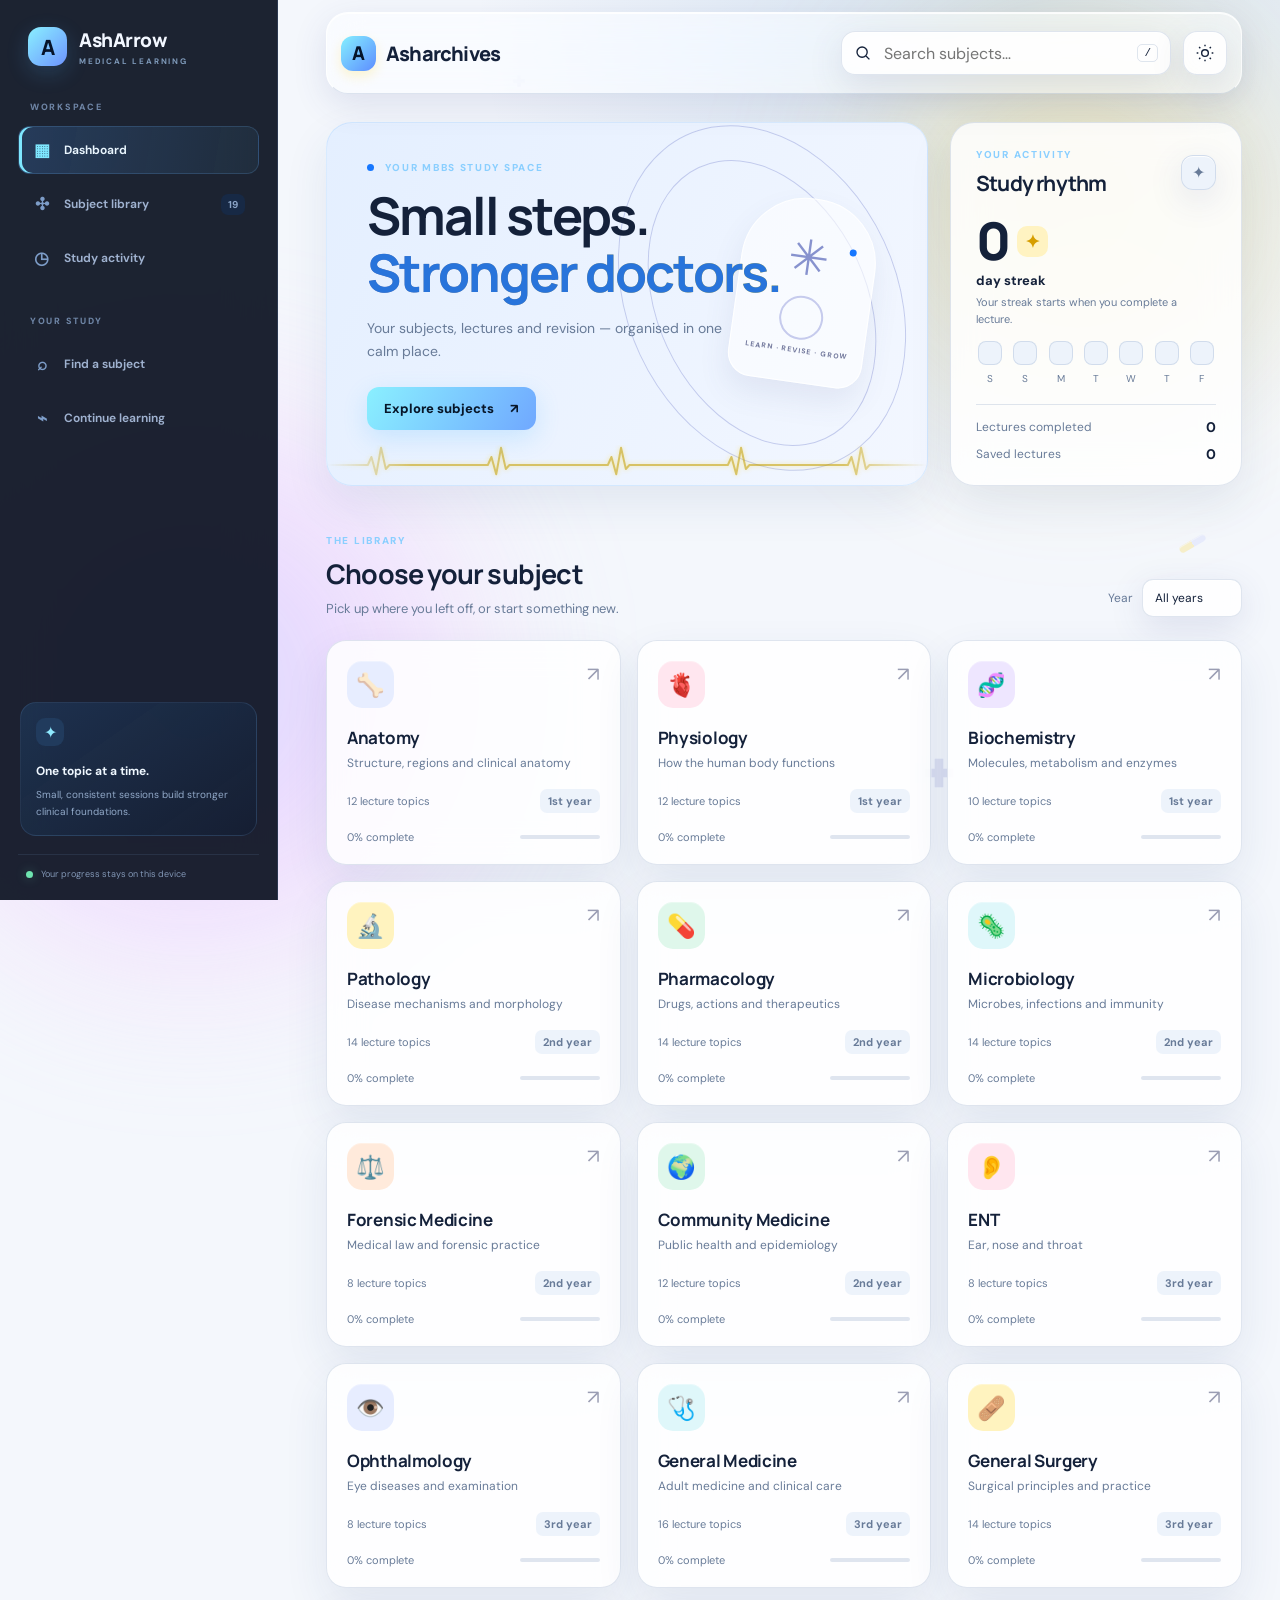
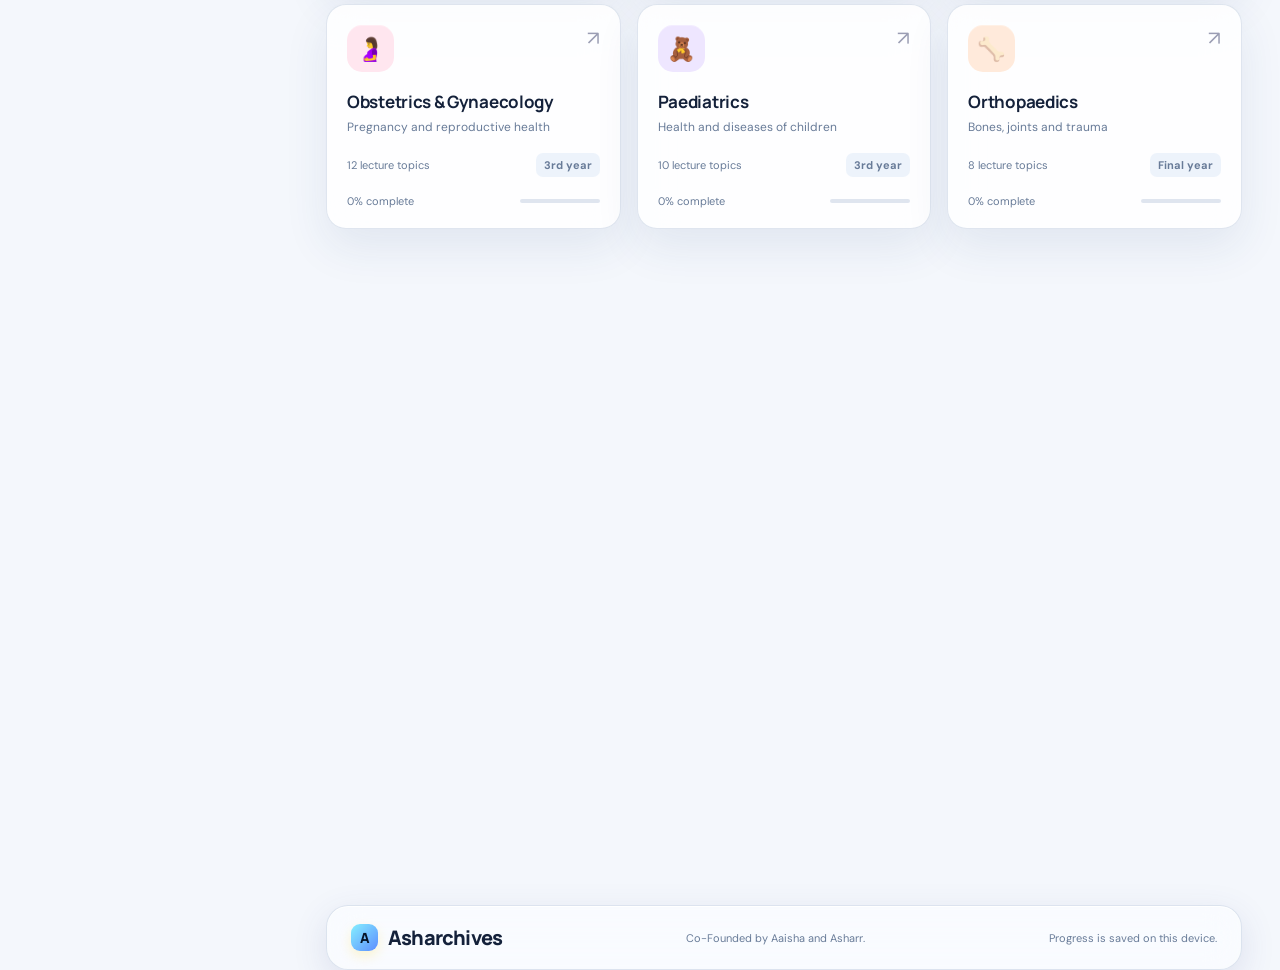
<file: index.html>
<!DOCTYPE html>
<html lang="en">
<head>
  <meta charset="UTF-8">
  <meta name="viewport" content="width=device-width, initial-scale=1">
  <meta name="theme-color" content="#f4f5fb">
  <title>Asharchives — Your MBBS learning space</title>
  <link rel="preconnect" href="https://fonts.googleapis.com">
  <link rel="preconnect" href="https://fonts.gstatic.com" crossorigin>
  <link href="https://fonts.googleapis.com/css2?family=DM+Sans:wght@400;500;600;700&family=Manrope:wght@400;500;600;700;800&display=swap" rel="stylesheet">
  <link rel="stylesheet" href="styles.css">
  <link rel="stylesheet" href="glass.css">
  <link rel="stylesheet" href="aa-theme.css">
  <script src="app.js" defer></script>
  <script src="glass.js" defer></script>
  <script src="asharrow-ui.js" defer></script>
</head>
<body>
  <div class="app-shell">
    <header class="topbar">
      <a class="brand" href="index.html" aria-label="Asharchives home">
        <span class="brand-mark">A</span><span>Asharchives</span>
      </a>
      <div class="topbar-actions">
        <label class="searchbox" aria-label="Search subjects">
          <svg viewBox="0 0 24 24" aria-hidden="true"><circle cx="10.8" cy="10.8" r="6.8"></circle><path d="m16 16 4.5 4.5"></path></svg>
          <input id="subjectSearch" type="search" placeholder="Search subjects…" autocomplete="off">
          <kbd>/</kbd>
        </label>
        <button class="icon-button theme-toggle" id="themeToggle" type="button" aria-label="Switch color theme" title="Switch light/dark mode">
          <svg class="sun-icon" viewBox="0 0 24 24" aria-hidden="true"><circle cx="12" cy="12" r="4"></circle><path d="M12 2v2m0 16v2M4.93 4.93l1.42 1.42m11.3 11.3 1.42 1.42M2 12h2m16 0h2M4.93 19.07l1.42-1.42m11.3-11.3 1.42-1.42"></path></svg>
          <svg class="moon-icon" viewBox="0 0 24 24" aria-hidden="true"><path d="M20.3 15.4A8.5 8.5 0 0 1 8.6 3.7 8.6 8.6 0 1 0 20.3 15.4Z"></path></svg>
        </button>
      </div>
    </header>

    <main>
      <section class="welcome-grid">
        <div class="hero-card">
          <div class="eyebrow"><span class="eyebrow-dot"></span> YOUR MBBS STUDY SPACE</div>
          <h1>Small steps.<br><span>Stronger doctors.</span></h1>
          <p class="hero-copy">Your subjects, lectures and revision — organised in one calm place.</p>
          <a class="primary-button" href="#subjects">Explore subjects <span aria-hidden="true">↗</span></a>
          <div class="hero-decoration" aria-hidden="true">
            <div class="orbit orbit-one"></div><div class="orbit orbit-two"></div>
            <div class="anatomy-card"><span class="anatomy-spark">✳</span><span class="anatomy-line"></span><span class="anatomy-dot"></span><span class="anatomy-label">LEARN · REVISE · GROW</span></div>
          </div>
          <div class="ecg" data-ecg aria-hidden="true"></div>
        </div>
        <aside class="daily-card">
          <div class="card-heading">
            <div><p class="eyebrow muted-eyebrow">YOUR ACTIVITY</p><h2>Study rhythm</h2></div>
            <span class="mini-icon">✦</span>
          </div>
          <div class="streak-number"><span id="streakCount">0</span><span class="streak-flame">✦</span></div>
          <p class="streak-caption">day streak</p>
          <p class="small-muted" id="streakMessage">Your streak starts when you complete a lecture.</p>
          <div class="week-row" id="weekRow" aria-label="Activity over the last seven days"></div>
          <div class="activity-divider"></div>
          <div class="activity-stat"><span>Lectures completed</span><strong id="completedCount">0</strong></div>
          <div class="activity-stat"><span>Saved lectures</span><strong id="savedCount">0</strong></div>
        </aside>
      </section>

      <section class="section-block" id="subjects">
        <div class="section-heading">
          <div><p class="eyebrow muted-eyebrow">THE LIBRARY</p><h2>Choose your subject</h2><p class="section-subtitle">Pick up where you left off, or start something new.</p></div>
          <label class="year-select-wrap"><span>Year</span><select id="yearFilter" aria-label="Filter subjects by MBBS year"><option value="all">All years</option><option value="1">1st year</option><option value="2">2nd year</option><option value="3">3rd year</option><option value="4">Final year</option></select></label>
        </div>
        <div class="subject-grid" id="subjectGrid">
          <div class="loading-card">Loading subjects…</div>
        </div>
        <p class="empty-state" id="emptyState" hidden>No subjects match your search. Try another name or year.</p>
      </section>

      <section class="educator-banner">
        <div class="educator-icon" aria-hidden="true">✎</div>
        <div><p class="eyebrow">BUILT FOR MEDICAL LEARNING</p><h2>One topic at a time.</h2><p>Use the lecture space to watch, save, take notes and track what you finish.</p></div>
        <a href="lecture.html?subject=pathology" class="text-link">Open a sample course <span>→</span></a>
      </section>
    </main>
    <footer class="footer"><a class="brand footer-brand" href="index.html"><span class="brand-mark">A</span><span>Asharchives</span></a><span>Co-Founded by Aaisha and Asharr.</span><span class="footer-note">Progress is saved on this device.</span></footer>
  </div>
</body>
</html>
</file>
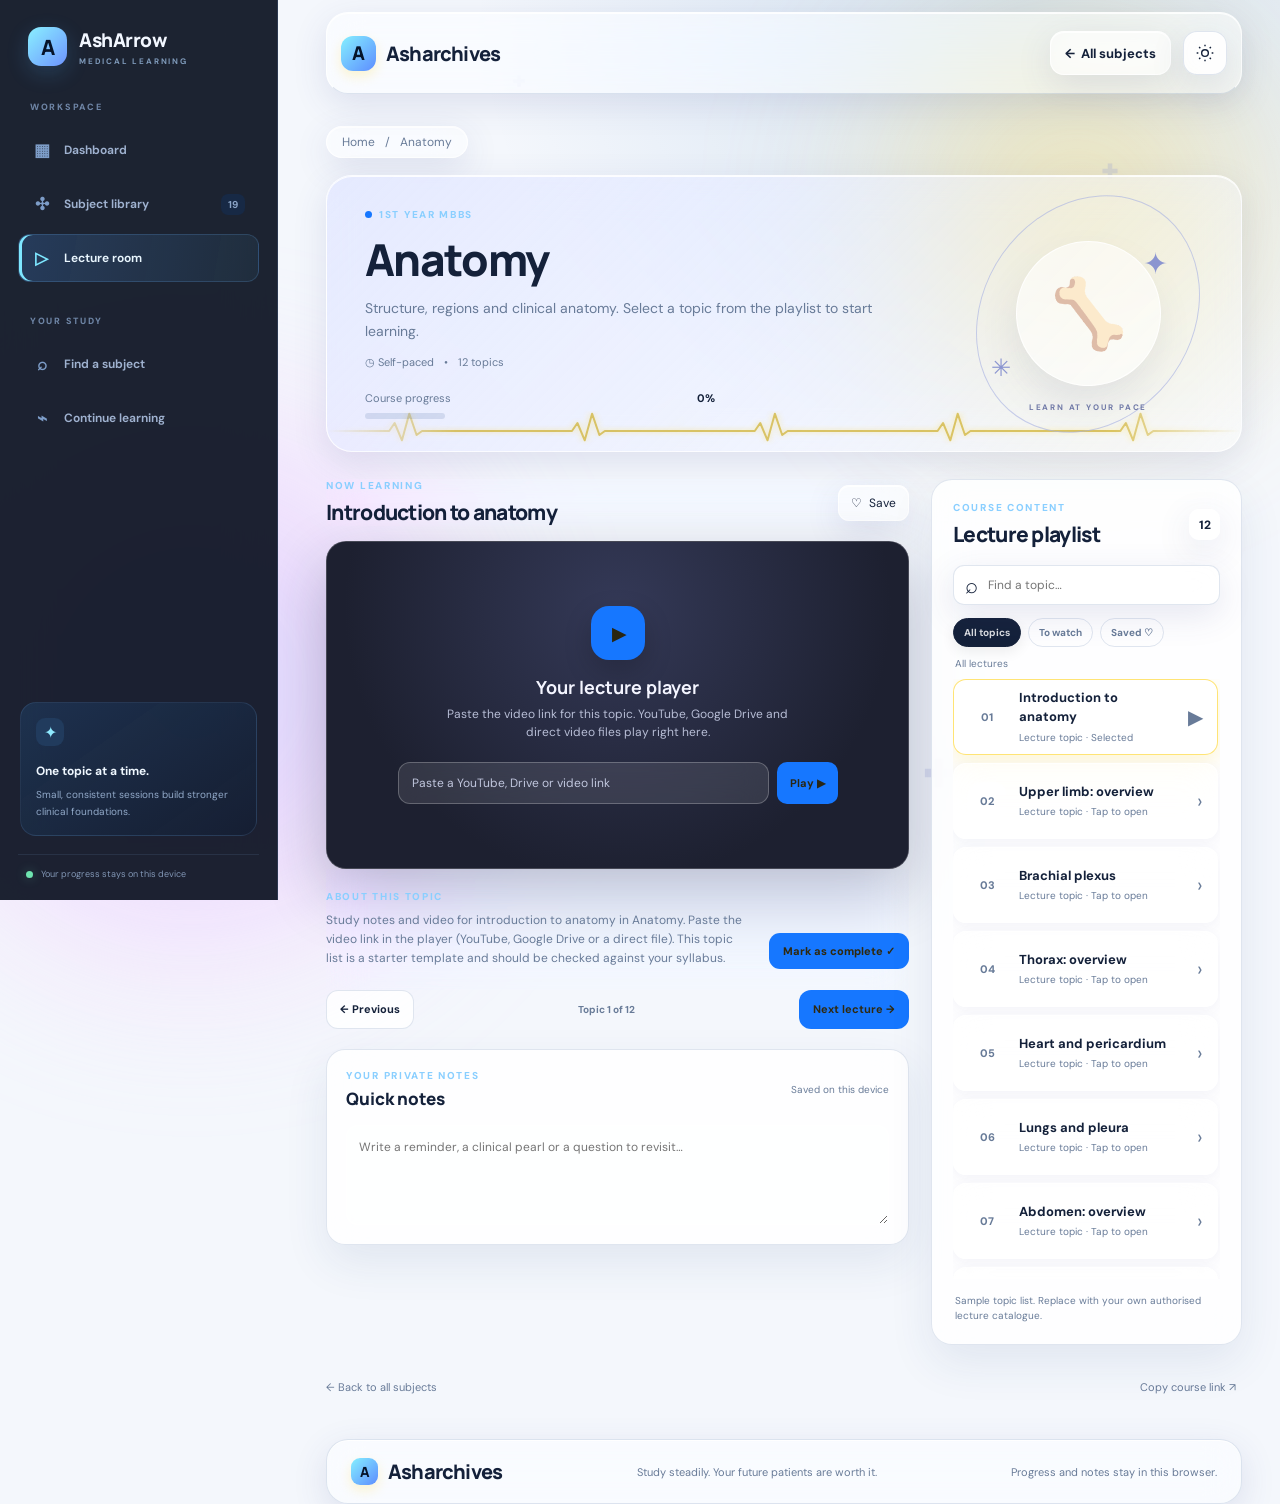
<file: lecture.html>
<!DOCTYPE html>
<html lang="en">
<head>
  <meta charset="UTF-8">
  <meta name="viewport" content="width=device-width, initial-scale=1">
  <meta name="theme-color" content="#f4f5fb">
  <title>Course — Asharchives</title>
  <link rel="preconnect" href="https://fonts.googleapis.com">
  <link rel="preconnect" href="https://fonts.gstatic.com" crossorigin>
  <link href="https://fonts.googleapis.com/css2?family=DM+Sans:wght@400;500;600;700&family=Manrope:wght@400;500;600;700;800&display=swap" rel="stylesheet">
  <link rel="stylesheet" href="lecture.css">
  <link rel="stylesheet" href="glass.css">
  <link rel="stylesheet" href="aa-theme.css">
  <script src="videos.js" defer></script>
  <script src="lecture.js" defer></script>
  <script src="glass.js" defer></script>
  <script src="asharrow-ui.js" defer></script>
</head>
<body>
  <div class="app-shell">
    <header class="topbar">
      <a class="brand" href="index.html"><span class="brand-mark">A</span><span>Asharchives</span></a>
      <div class="topbar-actions">
        <a class="back-link" href="index.html">← <span>All subjects</span></a>
        <button class="icon-button theme-toggle" id="themeToggle" type="button" aria-label="Switch color theme" title="Switch light/dark mode">
          <svg class="sun-icon" viewBox="0 0 24 24" aria-hidden="true"><circle cx="12" cy="12" r="4"></circle><path d="M12 2v2m0 16v2M4.93 4.93l1.42 1.42m11.3 11.3 1.42 1.42M2 12h2m16 0h2M4.93 19.07l1.42-1.42m11.3-11.3 1.42-1.42"></path></svg>
          <svg class="moon-icon" viewBox="0 0 24 24" aria-hidden="true"><path d="M20.3 15.4A8.5 8.5 0 0 1 8.6 3.7 8.6 8.6 0 1 0 20.3 15.4Z"></path></svg>
        </button>
      </div>
    </header>

    <main>
      <nav class="breadcrumbs"><a href="index.html">Home</a><span>/</span><span id="breadcrumbSubject">Subject</span></nav>
      <section class="course-hero">
        <div class="course-copy">
          <p class="eyebrow"><span class="eyebrow-dot"></span><span id="courseYear">MBBS COURSE</span></p>
          <h1 id="courseTitle">Loading subject…</h1>
          <p id="courseDescription" class="course-description">Your course topics will appear here.</p>
          <div class="course-meta"><span>◷ Self-paced</span><span>•</span><span id="topicCount">0 topics</span></div>
          <div class="course-progress"><div class="progress-label"><span>Course progress</span><strong id="progressText">0%</strong></div><div class="progress-track"><span id="progressBar"></span></div></div>
        </div>
        <div class="course-art" aria-hidden="true"><div class="art-orbit"></div><div class="art-circle"><span id="courseEmoji">📚</span></div><span class="art-star star-one">✦</span><span class="art-star star-two">✳</span><span class="art-label">LEARN AT YOUR PACE</span></div>
      <div class="ecg" data-ecg aria-hidden="true"></div>
      </section>

      <div class="learning-layout">
        <section class="player-column">
          <div class="section-title-row"><div><p class="eyebrow muted-eyebrow">NOW LEARNING</p><h2 id="lectureTitle">Select a lecture</h2></div><button class="save-button" id="saveButton" type="button" aria-pressed="false">♡ <span>Save</span></button></div>
          <div class="video-frame" id="videoFrame">
            <div class="video-placeholder" id="videoPlaceholder">
              <div class="play-bubble">▶</div>
              <h3>Your lecture player</h3>
              <p>Paste the video link for this topic. YouTube, Google Drive and direct video files play right here.</p>
              <form class="link-form" id="linkForm" autocomplete="off">
                <input id="linkInput" type="text" inputmode="url" placeholder="Paste a YouTube, Drive or video link" aria-label="Video link">
                <button class="outline-button" type="submit">Play ▶</button>
              </form>
              <p class="link-error" id="linkError" hidden></p>
            </div>
            <iframe id="drivePlayer" title="Lecture video" allow="autoplay; encrypted-media; picture-in-picture; fullscreen; clipboard-write" allowfullscreen referrerpolicy="strict-origin-when-cross-origin" hidden></iframe>
            <video id="nativeVideo" controls playsinline preload="metadata" hidden></video>
            <div class="external-card" id="externalCard" hidden>
              <div class="play-bubble">↗</div>
              <h3 id="externalTitle">Watch in a new tab</h3>
              <p id="externalText"></p>
              <a class="outline-button" id="externalOpen" href="#" target="_blank" rel="noopener">Open video ↗</a>
            </div>
          </div>
          <div class="video-toolbar" id="videoToolbar" hidden>
            <span id="videoSource">Source</span>
            <span class="toolbar-actions"><a id="openOriginal" href="#" target="_blank" rel="noopener">Open in new tab ↗</a><button type="button" id="changeLink">Change link</button></span>
          </div>
          <div class="lecture-under">
            <div><p class="eyebrow muted-eyebrow">ABOUT THIS TOPIC</p><p id="lectureDescription" class="lecture-description">Select a topic from the list to view its details.</p></div>
            <button class="complete-button" id="completeButton" type="button">Mark as complete ✓</button>
          </div>
          <div class="lesson-navigation" aria-label="Lecture navigation">
            <button id="previousTopic" class="lesson-nav-button" type="button">← Previous</button>
            <span id="lessonPosition" aria-live="polite">Topic 1 of 12</span>
            <button id="nextTopic" class="lesson-nav-button next" type="button">Next lecture <span aria-hidden="true">→</span></button>
          </div>
          <section class="notes-card"><div class="notes-heading"><div><p class="eyebrow muted-eyebrow">YOUR PRIVATE NOTES</p><h3>Quick notes</h3></div><span class="notes-status" id="notesStatus">Saved on this device</span></div><textarea id="lectureNotes" placeholder="Write a reminder, a clinical pearl or a question to revisit…"></textarea></section>
        </section>

        <aside class="playlist-card">
          <div class="playlist-heading"><div><p class="eyebrow muted-eyebrow">COURSE CONTENT</p><h2>Lecture playlist</h2></div><span class="playlist-count" id="playlistCount">0</span></div>
          <label class="playlist-search"><span>⌕</span><input id="lectureSearch" type="search" placeholder="Find a topic…" aria-label="Search lectures"></label>
          <div class="playlist-filters" role="group" aria-label="Filter lecture list">
            <button class="filter-chip active" type="button" data-filter="all" aria-pressed="true">All topics</button>
            <button class="filter-chip" type="button" data-filter="remaining" aria-pressed="false">To watch</button>
            <button class="filter-chip" type="button" data-filter="saved" aria-pressed="false">Saved ♡</button>
          </div>
          <div class="playlist-summary" id="playlistSummary" aria-live="polite">All lectures</div>
          <div class="playlist-list" id="playlistList"></div>
          <p class="playlist-footnote">Sample topic list. Replace with your own authorised lecture catalogue.</p>
        </aside>
      </div>
      <div class="course-footer"><a href="index.html">← Back to all subjects</a><button id="shareButton" class="text-button" type="button">Copy course link ↗</button></div>
    </main>
    <footer class="footer"><a class="brand footer-brand" href="index.html"><span class="brand-mark">A</span><span>Asharchives</span></a><span>Study steadily. Your future patients are worth it.</span><span class="footer-note">Progress and notes stay in this browser.</span></footer>
  </div>
</body>
</html>
</file>
<file: styles.css>
/* Asharrow home — responsive light/dark design */
:root{color-scheme:light;--bg:#f4f5fb;--surface:#fff;--surface-2:#f7f8fc;--ink:#20243b;--muted:#7d8197;--line:#e8eaf2;--accent:#ffd21a;--accent-ink:#292613;--blue:#e7ebff;--lav:#eeebff;--shadow:0 12px 35px rgba(45,51,91,.06);--radius:22px}
:root[data-theme="dark"]{color-scheme:dark;--bg:#141622;--surface:#1e2130;--surface-2:#25293a;--ink:#f2f3fc;--muted:#a6abc1;--line:#34384c;--accent:#ffd21a;--accent-ink:#292613;--blue:#292f4b;--lav:#302b4b;--shadow:0 12px 35px rgba(0,0,0,.18)}
*{box-sizing:border-box}html{scroll-behavior:smooth}body{margin:0;background:var(--bg);color:var(--ink);font-family:"DM Sans",sans-serif;transition:background .2s,color .2s}a{color:inherit;text-decoration:none}button,input,select{font:inherit}.app-shell{max-width:1240px;margin:auto;padding:0 36px}.topbar{height:90px;display:flex;align-items:center;justify-content:space-between;gap:24px}.brand{display:inline-flex;align-items:center;gap:10px;font-family:Manrope,sans-serif;font-size:22px;font-weight:800;letter-spacing:-.8px;white-space:nowrap}.brand-mark{width:35px;height:35px;display:grid;place-items:center;border-radius:12px;background:var(--accent);color:#242338;font-weight:800;font-size:19px;box-shadow:0 5px 12px #ffd21a35}.topbar-actions{display:flex;align-items:center;gap:12px}.searchbox{display:flex;align-items:center;gap:10px;width:min(330px,45vw);height:44px;padding:0 12px;background:var(--surface);border:1px solid var(--line);border-radius:14px;color:var(--muted)}.searchbox svg{width:18px;fill:none;stroke:currentColor;stroke-width:1.8;flex-shrink:0}.searchbox input{width:100%;border:0;outline:0;background:transparent;color:var(--ink);min-width:0}.searchbox kbd{font-size:11px;border:1px solid var(--line);border-radius:5px;padding:2px 6px}.icon-button{width:44px;height:44px;display:grid;place-items:center;border:1px solid var(--line);border-radius:14px;background:var(--surface);color:var(--ink);cursor:pointer}.icon-button svg{width:20px;fill:none;stroke:currentColor;stroke-width:1.7}.moon-icon{display:none}:root[data-theme="dark"] .sun-icon{display:none}:root[data-theme="dark"] .moon-icon{display:block}.welcome-grid{display:grid;grid-template-columns:minmax(0,1.65fr) minmax(260px,.8fr);gap:22px}.hero-card{position:relative;overflow:hidden;min-height:340px;padding:38px 40px;border-radius:26px;background:var(--blue);isolation:isolate}.eyebrow{margin:0 0 14px;font-size:10px;letter-spacing:1.7px;font-weight:800;color:#626b98}.eyebrow-dot{display:inline-block;width:7px;height:7px;border-radius:50%;background:var(--accent);margin-right:7px}.hero-card h1{position:relative;z-index:2;margin:0;font-family:Manrope,sans-serif;font-size:clamp(34px,4.3vw,52px);line-height:1.09;letter-spacing:-2px}.hero-card h1 span{color:#6873ad}.hero-copy{position:relative;z-index:2;max-width:365px;margin:16px 0 25px;color:var(--muted);line-height:1.6;font-size:14px}.primary-button{position:relative;z-index:2;display:inline-flex;align-items:center;gap:16px;background:var(--accent);color:var(--accent-ink);padding:13px 17px;border-radius:12px;font-size:13px;font-weight:800;box-shadow:0 7px 16px #d9b00025;transition:transform .18s}.primary-button:hover{transform:translateY(-2px)}.hero-decoration{position:absolute;right:5%;top:0;width:42%;height:100%;z-index:1;pointer-events:none}.orbit{position:absolute;border:1px solid #aab3e2a0;border-radius:50%;transform:rotate(-25deg)}.orbit-one{width:270px;height:360px;right:0;top:-5px}.orbit-two{width:210px;height:300px;right:30px;top:30px}.anatomy-card{position:absolute;right:25px;top:75px;width:135px;height:185px;background:#fff9;border:1px solid #fff;border-radius:65px 65px 24px 24px;box-shadow:0 15px 30px #48518a18;display:flex;align-items:center;flex-direction:column;justify-content:center;transform:rotate(8deg)}.anatomy-spark{font-size:49px;color:#8792ce}.anatomy-line{width:44px;height:44px;border:2px solid #c6cbed;border-radius:50%;margin:6px}.anatomy-dot{width:7px;height:7px;border-radius:50%;background:var(--accent);position:absolute;right:20px;top:44px}.anatomy-label{font-size:7px;letter-spacing:1px;color:#73799d;font-weight:800}.daily-card{padding:25px 25px 22px;border:1px solid var(--line);border-radius:26px;background:var(--surface);box-shadow:var(--shadow)}.card-heading{display:flex;justify-content:space-between;align-items:center}.muted-eyebrow{color:var(--muted);margin-bottom:8px}.card-heading h2,.section-heading h2,.educator-banner h2{font-family:Manrope,sans-serif;margin:0;letter-spacing:-.8px;font-size:21px}.mini-icon{width:35px;height:35px;display:grid;place-items:center;background:var(--surface-2);border-radius:12px;color:#8c91bb}.streak-number{margin-top:18px;display:flex;align-items:center;gap:8px;font-family:Manrope,sans-serif;font-size:52px;font-weight:800;letter-spacing:-2px;line-height:1}.streak-flame{display:grid;place-items:center;width:31px;height:31px;border-radius:10px;background:#fff3c2;color:#d69e00;font-size:18px;letter-spacing:0}.streak-caption{margin:5px 0 2px;font-size:13px;font-weight:700}.small-muted{font-size:11px;line-height:1.5;color:var(--muted);margin:5px 0 14px}.week-row{display:grid;grid-template-columns:repeat(7,1fr);gap:7px}.week-day{display:flex;flex-direction:column;align-items:center;gap:7px;font-size:10px;color:var(--muted)}.week-dot{width:24px;height:24px;border-radius:8px;background:var(--surface-2);border:1px solid var(--line);display:grid;place-items:center;font-size:10px}.week-dot.active{background:var(--accent);border-color:var(--accent);color:#30290e;font-weight:800}.activity-divider{height:1px;background:var(--line);margin:19px 0 13px}.activity-stat{display:flex;align-items:center;justify-content:space-between;margin-top:9px;color:var(--muted);font-size:12px}.activity-stat strong{color:var(--ink);font-size:14px}.section-block{padding:48px 0 38px}.section-heading{display:flex;justify-content:space-between;align-items:end;gap:20px;margin-bottom:23px}.section-heading h2{font-size:27px}.section-subtitle{font-size:13px;color:var(--muted);margin:8px 0 0}.year-select-wrap{display:flex;align-items:center;gap:9px;font-size:12px;color:var(--muted);white-space:nowrap}.year-select-wrap select{appearance:none;border:1px solid var(--line);border-radius:11px;padding:10px 32px 10px 12px;background:var(--surface) url("data:image/svg+xml,%3Csvg xmlns='http://www.w3.org/2000/svg' width='12' height='12' viewBox='0 0 24 24' fill='none' stroke='%238087a0' stroke-width='2'%3E%3Cpath d='m6 9 6 6 6-6'/%3E%3C/svg%3E") no-repeat right 11px center;color:var(--ink);outline:0}.subject-grid{display:grid;grid-template-columns:repeat(3,minmax(0,1fr));gap:16px}.subject-card{min-width:0;position:relative;display:flex;flex-direction:column;min-height:188px;padding:20px;border:1px solid var(--line);border-radius:20px;background:var(--surface);transition:transform .18s,border-color .18s,box-shadow .18s}.subject-card:hover{transform:translateY(-3px);border-color:#c5c9e5;box-shadow:var(--shadow)}.subject-top{display:flex;align-items:flex-start;justify-content:space-between;gap:12px}.subject-icon{width:47px;height:47px;border-radius:15px;display:grid;place-items:center;font-size:23px;flex-shrink:0}.subject-icon.blue{background:#e7edff}.subject-icon.yellow{background:#fff3bf}.subject-icon.pink{background:#ffe6ef}.subject-icon.green{background:#dff7eb}.subject-icon.purple{background:#eee6ff}.subject-icon.orange{background:#ffeadb}.subject-icon.cyan{background:#dff7fa}.subject-icon.rose{background:#ffe4e0}.subject-arrow{font-size:20px;color:#9a9db3}.subject-card h3{font-family:Manrope,sans-serif;font-size:17px;letter-spacing:-.3px;margin:18px 0 5px}.subject-card p{font-size:12px;color:var(--muted);margin:0;line-height:1.5}.subject-bottom{display:flex;align-items:center;justify-content:space-between;gap:8px;margin-top:auto;padding-top:17px;font-size:11px;color:var(--muted)}.year-pill{padding:5px 8px;border-radius:7px;background:var(--surface-2);font-weight:700}.progress-track{height:4px;border-radius:5px;background:var(--line);overflow:hidden;flex:1;max-width:80px}.progress-track span{display:block;height:100%;width:0;background:var(--accent);border-radius:5px}.loading-card{padding:20px;color:var(--muted)}.empty-state{padding:25px;text-align:center;color:var(--muted);font-size:13px}.educator-banner{display:flex;align-items:center;gap:20px;padding:25px 28px;margin:0 0 36px;border-radius:22px;background:var(--surface-2);border:1px solid var(--line)}.educator-icon{display:grid;place-items:center;flex-shrink:0;width:54px;height:54px;border-radius:17px;background:var(--accent);font-size:24px;color:#393015}.educator-banner .eyebrow{margin-bottom:6px}.educator-banner h2{font-size:20px}.educator-banner p:not(.eyebrow){font-size:12px;color:var(--muted);margin:6px 0 0}.text-link{margin-left:auto;white-space:nowrap;font-size:12px;font-weight:800}.text-link span{margin-left:7px}.footer{display:flex;align-items:center;justify-content:space-between;gap:18px;padding:22px 0 30px;border-top:1px solid var(--line);font-size:11px;color:var(--muted)}.footer-brand{font-size:15px;color:var(--ink)}.footer-brand .brand-mark{width:27px;height:27px;border-radius:9px;font-size:14px}.footer-note{text-align:right}
@media(max-width:850px){.app-shell{padding:0 22px}.welcome-grid{grid-template-columns:1fr}.hero-card{min-height:310px}.daily-card{display:grid;grid-template-columns:1fr 1fr;column-gap:20px}.card-heading{grid-column:1/-1}.streak-number{margin-top:12px}.week-row{grid-column:2;grid-row:2/5;align-self:center}.activity-divider{grid-column:1/-1}.activity-stat{grid-column:1/-1}.subject-grid{grid-template-columns:repeat(2,minmax(0,1fr))}.hero-decoration{right:1%;opacity:.8}}
@media(max-width:560px){.app-shell{padding:0 15px}.topbar{height:72px}.brand{font-size:19px}.brand-mark{width:32px;height:32px}.topbar-actions{gap:7px}.searchbox{width:42px;padding:0 11px;border-radius:13px}.searchbox input,.searchbox kbd{display:none}.searchbox:focus-within{position:absolute;left:15px;right:66px;z-index:5;width:auto;background:var(--surface);box-shadow:var(--shadow)}.searchbox:focus-within input{display:block}.searchbox:focus-within kbd{display:none}.icon-button{width:42px;height:42px}.hero-card{padding:28px 24px;min-height:325px}.hero-card h1{font-size:39px}.hero-copy{max-width:230px;font-size:13px}.hero-decoration{right:-30px;top:35px;opacity:.55;transform:scale(.75);transform-origin:right center}.daily-card{padding:20px;grid-template-columns:1fr}.card-heading,.week-row,.activity-divider,.activity-stat{grid-column:auto;grid-row:auto}.week-row{margin:15px 0 0}.section-block{padding:35px 0 28px}.section-heading{align-items:flex-start;flex-direction:column}.section-heading h2{font-size:24px}.subject-grid{grid-template-columns:1fr 1fr;gap:10px}.subject-card{padding:14px;min-height:180px;border-radius:17px}.subject-icon{width:40px;height:40px;border-radius:13px;font-size:20px}.subject-card h3{font-size:14px;margin-top:14px}.subject-card p{font-size:11px}.subject-bottom{font-size:10px;flex-wrap:wrap}.progress-track{max-width:42px}.educator-banner{padding:19px;gap:13px;align-items:flex-start;flex-wrap:wrap}.educator-icon{width:43px;height:43px}.educator-banner>div:nth-child(2){flex:1;min-width:170px}.educator-banner h2{font-size:17px}.text-link{margin:5px 0 0 56px}.footer{flex-wrap:wrap;justify-content:flex-start}.footer>span:nth-child(2){order:3;width:100%}.footer-note{margin-left:auto}}
</file>
<file: glass.css>
/* Asharchives — frosted glass + motion layer. Loads AFTER styles.css / lecture.css; delete this file to get the original look back. */
:root{--glass:rgba(255,255,255,.52);--glass-hi:rgba(255,255,255,.76);--glass-edge:rgba(255,255,255,.78);--glass-sh:0 10px 34px rgba(62,72,140,.13),inset 0 1px 0 rgba(255,255,255,.85);--fx:blur(18px) saturate(165%);--hero:linear-gradient(135deg,rgba(226,231,255,.8),rgba(255,255,255,.42));--b1:#ffe27a;--b2:#b9c4ff;--b3:#f3c9ff}
:root[data-theme="dark"]{--glass:rgba(34,38,60,.5);--glass-hi:rgba(50,56,86,.72);--glass-edge:rgba(255,255,255,.11);--glass-sh:0 10px 34px rgba(0,0,0,.38),inset 0 1px 0 rgba(255,255,255,.09);--hero:linear-gradient(135deg,rgba(52,60,104,.74),rgba(30,33,52,.45));--b1:#8a7410;--b2:#3b4aa8;--b3:#6a2f8f}

/* living background the glass blurs against */
body{min-height:100vh;animation:fadeIn .6s backwards}
body::before,body::after{content:"";position:fixed;z-index:-1;border-radius:50%;filter:blur(80px);opacity:.6;pointer-events:none}
body::before{width:46vw;height:46vw;max-width:560px;max-height:560px;top:-8%;right:-6%;background:radial-gradient(circle,var(--b1),transparent 68%);animation:drift 20s ease-in-out infinite alternate}
body::after{width:52vw;height:52vw;max-width:640px;max-height:640px;bottom:-12%;left:-10%;background:radial-gradient(circle,var(--b2),var(--b3) 45%,transparent 70%);animation:drift 26s ease-in-out infinite alternate-reverse}

/* glass surfaces */
.topbar,.searchbox,.icon-button,.save-button,.playlist-search,.year-select-wrap select,.hero-card,.daily-card,.subject-card,.educator-banner,.course-hero,.notes-card,.playlist-card,.back-link{-webkit-backdrop-filter:var(--fx);backdrop-filter:var(--fx)}
.topbar,.searchbox,.icon-button,.save-button,.playlist-search,.year-select-wrap select,.subject-card,.daily-card,.educator-banner,.notes-card,.playlist-card,.back-link,.topic-item{background-color:var(--glass);border-color:var(--glass-edge)}
.searchbox,.icon-button,.save-button,.playlist-search,.year-select-wrap select,.subject-card,.daily-card,.educator-banner,.notes-card,.playlist-card,.topbar,.back-link{box-shadow:var(--glass-sh)}
.hero-card,.course-hero{background:var(--hero);border:1px solid var(--glass-edge);box-shadow:var(--glass-sh)}
.save-button.is-saved{background-color:#fff3bf;border-color:#ffe17a}
.notes-card textarea{background:var(--glass);border-color:var(--glass-edge)}
.notes-card textarea:focus{box-shadow:0 0 0 3px rgba(255,210,26,.35)}
.topic-number{background:var(--glass-hi)}
.topic-item.active{background:var(--glass-hi);border-color:rgba(255,210,26,.6);box-shadow:0 8px 22px rgba(255,210,26,.18)}
.video-frame{border:1px solid rgba(255,255,255,.18);box-shadow:0 24px 60px rgba(30,35,80,.28)}
.video-frame iframe{animation:fadeIn .6s backwards}

/* floating glass nav */
.topbar{position:sticky;top:12px;z-index:50;height:68px;margin-top:12px;padding:0 14px;border:1px solid var(--glass-edge);border-radius:22px}
.back-link{display:inline-flex;align-items:center;gap:6px;height:44px;padding:0 14px;border:1px solid var(--glass-edge);border-radius:14px;font-size:13px;font-weight:700;transition:transform .2s}
.back-link:hover{transform:translateX(-3px)}

/* entrance animations (backwards-fill so hover transforms still work) */
.hero-card,.course-hero{animation:rise .7s cubic-bezier(.2,.8,.2,1) backwards}
.daily-card{animation:rise .7s .12s cubic-bezier(.2,.8,.2,1) backwards}
.section-block,.educator-banner,.learning-layout{animation:rise .7s .2s cubic-bezier(.2,.8,.2,1) backwards}
.subject-card{animation:rise .5s cubic-bezier(.2,.8,.2,1) backwards;position:relative;overflow:hidden;transition:transform .35s cubic-bezier(.2,.8,.2,1),box-shadow .35s,border-color .35s}
.subject-card:nth-child(3n+2){animation-delay:.07s}.subject-card:nth-child(3n){animation-delay:.14s}

/* hover: lift, sheen sweep, icon tilt */
.subject-card::before{content:"";position:absolute;inset:0;background:linear-gradient(115deg,transparent 35%,rgba(255,255,255,.35) 50%,transparent 65%);transform:translateX(-120%);transition:transform .8s ease;pointer-events:none}
.subject-card:hover{transform:translateY(-6px) scale(1.015);border-color:rgba(255,210,26,.6);box-shadow:0 18px 44px rgba(62,72,140,.22),inset 0 1px 0 rgba(255,255,255,.9)}
.subject-card:hover::before{transform:translateX(120%)}
.subject-arrow,.subject-icon,.primary-button span,.icon-button svg,.brand-mark{transition:transform .3s}
.subject-card:hover .subject-arrow{transform:translate(3px,-3px)}
.subject-card:hover .subject-icon{transform:rotate(-8deg) scale(1.1)}
.primary-button:hover{transform:translateY(-3px);box-shadow:0 12px 26px #d9b00040}.primary-button:hover span{transform:translate(3px,-3px)}
.icon-button:hover svg{transform:rotate(25deg)}.brand:hover .brand-mark{transform:rotate(-8deg) scale(1.08)}
.icon-button,.save-button,.complete-button,.outline-button{transition:transform .2s,box-shadow .2s,background .2s}
.icon-button:hover,.save-button:hover,.complete-button:hover,.outline-button:hover{transform:translateY(-2px)}
.icon-button:active,.save-button:active,.complete-button:active,.outline-button:active{transform:scale(.95)}
.topic-item{transition:transform .25s,border-color .2s,background .2s,box-shadow .25s}.topic-item:hover{transform:translateX(4px);border-color:var(--glass-edge)}

/* ambient motion */
.orbit,.art-orbit{animation:spin 50s linear infinite}.orbit-two{animation-direction:reverse;animation-duration:70s}.art-orbit{animation-name:spinB}
.anatomy-card{animation:floatA 6s ease-in-out infinite}.art-circle{animation:floatB 7s ease-in-out infinite}
.art-star,.anatomy-spark{animation:twinkle 3.6s ease-in-out infinite}.star-two{animation-delay:1.2s}
.brand-mark,.streak-flame{animation:glow 3.2s ease-in-out infinite}
.play-bubble{animation:pulse 2.4s ease-out infinite}
.week-dot.active{animation:pop .5s .3s backwards}
.progress-track span{background:linear-gradient(90deg,#ffd21a,#ffe98a,#ffd21a);background-size:200% 100%;animation:shimmer 2.6s linear infinite}

@keyframes rise{from{opacity:0;transform:translateY(22px) scale(.98)}}
@keyframes fadeIn{from{opacity:0}}
@keyframes drift{to{transform:translate(6vw,-5vh) scale(1.15)}}
@keyframes spin{to{transform:rotate(335deg)}}
@keyframes spinB{to{transform:rotate(395deg)}}
@keyframes floatA{50%{transform:rotate(8deg) translateY(-12px)}}
@keyframes floatB{50%{transform:rotate(7deg) translateY(-9px)}}
@keyframes twinkle{50%{opacity:.35;transform:scale(.8) rotate(20deg)}}
@keyframes glow{50%{box-shadow:0 5px 22px #ffd21a99}}
@keyframes pulse{0%{box-shadow:0 0 0 0 #ffd21a88}70%,100%{box-shadow:0 0 0 18px #ffd21a00}}
@keyframes shimmer{to{background-position:-200% 0}}
@keyframes pop{from{transform:scale(.4);opacity:0}}

@media(max-width:560px){:root{--fx:blur(12px) saturate(150%)}.topbar{top:8px;height:60px;margin-top:8px;padding:0 10px}.searchbox:focus-within{left:8px;right:60px;background:var(--glass-hi)}}
@media(prefers-reduced-motion:reduce){*,*::before,*::after{animation:none!important;transition:none!important}}

/* ================= v2: player fix · deeper glass · MBBS motion ================= */
:root{--glare:rgba(255,255,255,.55);--glass-deep:rgba(255,255,255,.34)}
:root[data-theme="dark"]{--glare:rgba(160,170,255,.16);--glass-deep:rgba(20,22,40,.42)}

/* FIX: the browser's [hidden] rule was being overridden by author display rules,
   so the placeholder covered the player. Hidden must always win. */
[hidden]{display:none!important}

/* ---- player: every source sits in the same 16:9 box, placeholder sits on top only when empty ---- */
.video-frame>iframe,.video-frame>video{position:absolute;inset:0;z-index:1;width:100%;height:100%;border:0;background:#0b0d16;object-fit:contain}
.video-placeholder{z-index:3;padding:18px}
.video-placeholder p{max-width:360px}
.link-form{display:flex;gap:8px;width:100%;max-width:440px;margin:6px 0 0}
.link-form input{flex:1;min-width:0;height:42px;padding:0 13px;border-radius:12px;border:1px solid rgba(255,255,255,.24);background:rgba(255,255,255,.1);color:#fff;font:12px "DM Sans",sans-serif;outline:0;-webkit-backdrop-filter:blur(12px);backdrop-filter:blur(12px);transition:border-color .2s,box-shadow .2s}
.link-form input::placeholder{color:#c1c7de}
.link-form input:focus{border-color:var(--accent);box-shadow:0 0 0 3px rgba(255,210,26,.25)}
.link-form .outline-button{height:42px;white-space:nowrap;background:var(--accent);color:#292613;border-color:transparent}
.link-error{color:#ffc2c2!important;margin:10px 0 0!important;font-size:11px!important}
.external-card{position:absolute;inset:0;z-index:2;display:flex;flex-direction:column;align-items:center;justify-content:center;gap:8px;padding:22px;text-align:center;color:#f4f5ff;background:radial-gradient(circle at 50% 20%,#3d4470,#1d2030 70%);-webkit-backdrop-filter:blur(8px);backdrop-filter:blur(8px)}
.external-card h3{font:700 17px Manrope,sans-serif;margin:10px 0 0}
.external-card p{max-width:380px;color:#c1c7de;font-size:12px;line-height:1.55;margin:0}
.external-card .outline-button{display:inline-block;text-decoration:none;margin-top:8px;background:var(--accent);color:#292613;border-color:transparent}
.video-toolbar{display:flex;justify-content:space-between;align-items:center;flex-wrap:wrap;gap:10px 14px;margin-top:13px;padding:11px 15px;border-radius:16px;border:1px solid var(--glass-edge);background:var(--glass-hi);-webkit-backdrop-filter:var(--fx);backdrop-filter:var(--fx);box-shadow:var(--glass-sh);font-size:11px;color:var(--muted)}
.toolbar-actions{display:flex;gap:16px;align-items:center;flex-wrap:wrap}
.video-toolbar a{color:var(--ink);font-weight:700;text-decoration:none;transition:color .2s}
.video-toolbar a:hover{color:#9a7a00}
.video-toolbar button{border:0;background:transparent;color:var(--ink);font:700 11px "DM Sans",sans-serif;cursor:pointer;padding:0;transition:color .2s}
.video-toolbar button:hover{color:#9a7a00}
.video-frame{animation:rise .6s cubic-bezier(.2,.8,.2,1) backwards}

/* ---- deeper glass on the remaining surfaces ---- */
.breadcrumbs{display:inline-flex;padding:7px 15px;border-radius:999px;background:var(--glass);border:1px solid var(--glass-edge);-webkit-backdrop-filter:var(--fx);backdrop-filter:var(--fx);box-shadow:var(--glass-sh)}
.topic-item,.playlist-count,.mini-icon,.week-dot,.lecture-under,.section-title-row{-webkit-backdrop-filter:var(--fx);backdrop-filter:var(--fx)}
.topic-item{position:relative;overflow:hidden;background:var(--glass);border-color:var(--glass-edge);box-shadow:0 4px 14px rgba(62,72,140,.06)}
.topic-item.active{background:var(--glass-hi)}
.playlist-count,.mini-icon{background:var(--glass-hi);border:1px solid var(--glass-edge);box-shadow:var(--glass-sh)}
.footer{margin-top:16px;padding:18px 24px;border:1px solid var(--glass-edge);border-radius:22px;background:var(--glass);-webkit-backdrop-filter:var(--fx);backdrop-filter:var(--fx);box-shadow:var(--glass-sh)}
.course-footer{padding-top:19px}
.lecture-under{background:transparent}
.notes-card textarea{background:var(--glass-deep)}
.educator-banner{background:var(--glass)}
.topic-item.completed .topic-number{background:rgba(223,247,235,.85)}

/* cursor glare: a soft light that follows the pointer across glass */
.subject-card::after,.hero-card::after,.course-hero::after,.daily-card::after,.topic-item::after,.educator-banner::after{content:"";position:absolute;inset:0;z-index:0;border-radius:inherit;pointer-events:none;opacity:0;transition:opacity .35s;background:radial-gradient(260px circle at var(--mx,50%) var(--my,50%),var(--glare),transparent 62%)}
.subject-card:hover::after,.hero-card:hover::after,.course-hero:hover::after,.daily-card:hover::after,.topic-item:hover::after,.educator-banner:hover::after{opacity:1}
.subject-card>*,.topic-item>*,.daily-card>*,.educator-banner>*{position:relative;z-index:1}
.hero-card>*:not(.hero-decoration):not(.ecg),.course-hero>*:not(.ecg){position:relative}

/* ---- MBBS motifs ---- */
/* heartbeat on the live dot, double-beat rhythm */
.eyebrow-dot{animation:beat 1.8s ease-in-out infinite}
@keyframes beat{0%,100%{transform:scale(1)}12%{transform:scale(1.55)}24%{transform:scale(1)}36%{transform:scale(1.3)}60%{transform:scale(1)}}

.course-art{z-index:2}
/* ECG strip: draws a heartbeat that scrolls across the hero */
.ecg{position:absolute;left:0;right:0;bottom:0;height:40px;overflow:hidden;pointer-events:none;z-index:1;opacity:.6;-webkit-mask:linear-gradient(90deg,transparent,#000 14%,#000 86%,transparent);mask:linear-gradient(90deg,transparent,#000 14%,#000 86%,transparent)}
.ecg-track{display:flex;width:200%;height:100%;animation:ecgScroll 9s linear infinite}
.ecg-track svg{flex:none;width:50%;height:100%;overflow:visible}
.ecg-track path{fill:none;stroke:#c9a200;stroke-width:2;stroke-linejoin:round;stroke-linecap:round;filter:drop-shadow(0 0 4px rgba(255,210,26,.7))}
:root[data-theme="dark"] .ecg-track path{stroke:#ffd21a}
@keyframes ecgScroll{to{transform:translateX(-50%)}}

/* gradient shimmer on the hero's highlighted words */
.hero-card h1 span{color:transparent;background:linear-gradient(90deg,#6873ad,#ffd21a,#9aa6e6,#6873ad);background-size:300% 100%;-webkit-background-clip:text;background-clip:text;animation:textShimmer 7s linear infinite}
@keyframes textShimmer{to{background-position:-300% 0}}

/* floating crosses and capsules behind the page */
.med-bg{position:fixed;inset:0;z-index:-1;pointer-events:none;overflow:hidden}
.med-bg>span{position:absolute;width:var(--s);height:var(--s);opacity:.22;animation:floatMed var(--d,10s) ease-in-out infinite alternate}
.med-bg .cross svg{width:100%;height:100%;fill:#8d97d6}
.med-bg .pill{height:calc(var(--s)*.5);width:calc(var(--s)*2.1);border-radius:999px;background:linear-gradient(90deg,#ffd21a 0 50%,#b9c4ff 50% 100%);transform:rotate(-30deg);box-shadow:inset 0 1px 0 rgba(255,255,255,.6)}
:root[data-theme="dark"] .med-bg .cross svg{fill:#5f6ab3}
@keyframes floatMed{from{transform:translate(0,0) rotate(0)}to{transform:translate(18px,-26px) rotate(40deg)}}

/* entrance motion for lists, pills and the stats card */
.activity-stat strong{animation:pop .6s .4s cubic-bezier(.2,.8,.2,1) backwards}
.playlist-count{animation:pop .5s .25s backwards}
.topic-number{transition:transform .25s,background .25s}
.topic-item:hover .topic-number{transform:scale(1.08) rotate(-4deg)}
.complete-button{position:relative;overflow:hidden}
.complete-button::after{content:"";position:absolute;inset:0;background:linear-gradient(115deg,transparent 35%,rgba(255,255,255,.55) 50%,transparent 65%);transform:translateX(-120%);transition:transform .7s ease}
.complete-button:hover::after{transform:translateX(120%)}
.primary-button{position:relative;overflow:hidden}
.primary-button::before{content:"";position:absolute;inset:0;background:linear-gradient(115deg,transparent 35%,rgba(255,255,255,.5) 50%,transparent 65%);transform:translateX(-120%);transition:transform .7s ease;pointer-events:none}
.primary-button:hover::before{transform:translateX(120%)}

@media(max-width:560px){.breadcrumbs{display:flex;padding:6px 12px}.video-toolbar{font-size:10px}.ecg{height:30px}
.video-placeholder{padding:12px}.video-placeholder>*{flex-shrink:0}.video-placeholder .play-bubble{width:40px;height:40px;font-size:15px;border-radius:14px}
.video-placeholder h3{margin:8px 0 0;font-size:14px}.video-placeholder>p:not(.link-error){display:none}
.link-form{margin-top:10px;gap:6px}.link-form input{flex:1 1 auto;height:38px;padding:0 10px;font-size:11px}.link-form .outline-button{height:38px;padding:0 12px}
.external-card{padding:14px}.external-card p{display:none}}
@media(prefers-reduced-motion:reduce){.med-bg,.ecg{display:none}}
</file>
<file: aa-theme.css>
/* AshArrow visual layer — preserves the existing functional markup and IDs. */
:root{--bg:#080f20;--surface:rgba(19,30,52,.78);--surface-2:rgba(26,40,67,.72);--ink:#eef5ff;--muted:#93a7c6;--line:rgba(139,170,218,.17);--accent:#7ee7ff;--accent-ink:#071525;--blue:#152747;--lav:#182543;--shadow:0 18px 55px rgba(0,0,0,.22);--radius:22px;color-scheme:dark}
:root[data-theme="light"]{--bg:#f4f7fc;--surface:rgba(255,255,255,.84);--surface-2:rgba(235,242,251,.86);--ink:#14213a;--muted:#687b98;--line:rgba(64,100,155,.16);--accent:#1677ff;--accent-ink:#fff;--blue:#e3efff;--lav:#eaf0ff;--shadow:0 18px 45px rgba(37,69,120,.09);color-scheme:light}
body{background:radial-gradient(ellipse at 80% 0%,rgba(35,107,180,.16),transparent 38%),var(--bg);background-attachment:fixed;color:var(--ink)}.app-shell{max-width:none;margin:0;padding:0 38px 0 326px;transition:padding .25s}.topbar{height:82px;border-bottom:1px solid var(--line);margin-bottom:28px}.brand{font-size:20px}.brand-mark{background:linear-gradient(135deg,#85f0ff,#5d8dff);color:#06142a;border-radius:12px}.hero-card{background:linear-gradient(115deg,rgba(23,48,83,.98),rgba(20,35,64,.88));border:1px solid rgba(121,190,255,.2);box-shadow:inset 0 1px rgba(255,255,255,.06),var(--shadow)}:root[data-theme="light"] .hero-card{background:linear-gradient(115deg,#e4efff,#f3f7ff)}.hero-card h1 span{color:#7ee7ff}:root[data-theme="light"] .hero-card h1 span{color:#2874db}.hero-copy{color:var(--muted)}.eyebrow{color:#8acfff}.daily-card,.subject-card,.educator-banner,.playlist-card,.player-card,.notes-card,.course-card,.video-card{background:var(--surface);backdrop-filter:blur(18px);-webkit-backdrop-filter:blur(18px);border-color:var(--line);box-shadow:var(--shadow)}.daily-card{border-radius:24px}.subject-card{border-radius:20px;transition:transform .24s cubic-bezier(.2,.8,.2,1),border-color .2s,box-shadow .2s}.subject-card:hover{transform:translateY(-5px);border-color:rgba(126,231,255,.45);box-shadow:0 22px 45px rgba(0,0,0,.18)}.primary-button{background:linear-gradient(120deg,#8af0ff,#70a8ff);color:#071629;box-shadow:0 8px 24px rgba(66,180,255,.2)}.primary-button:hover{box-shadow:0 12px 32px rgba(66,180,255,.28)}.section-block{scroll-margin-top:25px}.subject-icon{box-shadow:inset 0 1px rgba(255,255,255,.3)}.year-pill,.week-dot,.mini-icon{background:var(--surface-2);border-color:var(--line);color:var(--muted)}.week-dot.active{background:var(--accent);color:var(--accent-ink);border-color:var(--accent)}.progress-track span{background:linear-gradient(90deg,#68ddff,#6c96ff)}.searchbox,.year-select-wrap select,.playlist-search,.icon-button{background:var(--surface);border-color:var(--line);color:var(--ink);backdrop-filter:blur(12px)}.footer{border-color:var(--line)}.aa-sidebar{position:fixed;z-index:100;inset:0 auto 0 0;width:278px;padding:27px 18px 17px;display:flex;flex-direction:column;background:rgba(7,14,29,.91);border-right:1px solid rgba(125,176,239,.16);backdrop-filter:blur(24px);-webkit-backdrop-filter:blur(24px);color:#dbe8ff}.aa-side-brand{display:flex;align-items:center;gap:12px;padding:0 10px 30px;color:#f2f7ff;font:800 19px Manrope,sans-serif;letter-spacing:-.5px}.aa-logo{width:39px;height:39px;display:grid;place-items:center;border-radius:13px;background:linear-gradient(135deg,#8af0ff,#6d94ff);color:#06142a;font-size:21px;box-shadow:0 7px 22px #4cafff30}.aa-side-brand small{display:block;margin-top:3px;font:700 8px 'DM Sans',sans-serif;letter-spacing:1.8px;color:#7f9bbb}.aa-side-label{padding:5px 12px 10px;color:#6f86a7;font-size:9px;font-weight:800;letter-spacing:1.7px}.aa-side-label-spaced{margin-top:25px}.aa-nav-link{display:flex;align-items:center;gap:13px;padding:12px 13px;margin:3px 0;border:1px solid transparent;border-radius:12px;color:#9fb2d0;font-size:12px;font-weight:650;transition:background .2s,color .2s,transform .2s}.aa-nav-link>span{width:19px;text-align:center;font-size:17px;color:#7d9dc8}.aa-nav-link b{margin-left:auto;font-size:10px;color:#8ca5c8;background:#172945;border-radius:7px;padding:4px 7px}.aa-nav-link:hover{background:#142440;color:#eff7ff;transform:translateX(2px)}.aa-nav-link.active{background:linear-gradient(100deg,rgba(75,157,255,.2),rgba(93,205,255,.06));border-color:rgba(107,185,255,.18);color:#eaf7ff;box-shadow:inset 3px 0 #7ee7ff}.aa-nav-link.active>span{color:#7ee7ff}.aa-side-spacer{flex:1;min-height:24px}.aa-side-tip{padding:15px;border-radius:16px;border:1px solid rgba(130,177,235,.14);background:linear-gradient(145deg,rgba(31,57,91,.7),rgba(17,30,52,.6));margin:12px 2px 18px}.aa-tip-icon{display:grid;place-items:center;width:28px;height:28px;border-radius:9px;background:#213b5d;color:#8feaff;margin-bottom:13px}.aa-side-tip strong{font-size:12px;color:#eff7ff}.aa-side-tip p{font-size:10px;line-height:1.65;color:#91a8c8;margin:7px 0 0}.aa-side-footer{display:flex;align-items:center;gap:8px;padding:13px 8px 3px;border-top:1px solid rgba(135,170,218,.12);font-size:9px;color:#8196b5}.aa-status-dot{width:7px;height:7px;border-radius:50%;background:#6fe4b0;box-shadow:0 0 12px #6fe4b055}.aa-mobile-menu{display:none}.aa-reveal{opacity:0;transform:translateY(16px);transition:opacity .65s ease,transform .65s cubic-bezier(.2,.8,.2,1);transition-delay:var(--aa-delay,0ms)}.aa-reveal.aa-visible{opacity:1;transform:translateY(0)}.hero-card .orbit{animation:aa-orbit 22s linear infinite}.anatomy-card{animation:aa-float 5s ease-in-out infinite}@keyframes aa-float{0%,100%{translate:0 0}50%{translate:0 -9px}}@keyframes aa-orbit{to{rotate:360deg}}button,a{ -webkit-tap-highlight-color:transparent}button:focus-visible,a:focus-visible,input:focus-visible,select:focus-visible{outline:2px solid var(--accent);outline-offset:3px}
@media(max-width:1000px){.app-shell{padding-left:300px;padding-right:24px}.aa-sidebar{width:260px}}
@media(max-width:760px){.app-shell{padding:0 17px}.aa-sidebar{width:min(290px,85vw);transform:translateX(-105%);transition:transform .28s ease;box-shadow:18px 0 45px #0004}.aa-sidebar.aa-open{transform:translateX(0)}.aa-mobile-menu{display:grid;place-items:center;position:fixed;z-index:110;left:14px;bottom:16px;width:48px;height:48px;border:1px solid rgba(126,231,255,.3);border-radius:16px;background:linear-gradient(135deg,#8af0ff,#6d94ff);color:#071629;font-size:20px;box-shadow:0 8px 25px #0004}.topbar{padding-left:44px}.hero-decoration{opacity:.5}.aa-reveal{opacity:1;transform:none;transition:none}}
@media(prefers-reduced-motion:reduce){*,*::before,*::after{animation-duration:.01ms!important;animation-iteration-count:1!important;scroll-behavior:auto!important;transition-duration:.01ms!important}.aa-reveal{opacity:1;transform:none}}
</file>
<file: lecture.css>
@import url("styles.css");
.breadcrumbs{display:flex;align-items:center;gap:10px;margin:4px 0 17px;font-size:12px;color:var(--muted)}.breadcrumbs a:hover,.course-footer a:hover{color:var(--ink)}.course-hero{position:relative;display:flex;justify-content:space-between;gap:25px;min-height:260px;overflow:hidden;padding:32px 38px;border-radius:26px;background:var(--blue)}.course-copy{position:relative;z-index:2;max-width:650px;flex:1}.course-copy h1{font:800 clamp(30px,4vw,44px)/1.12 Manrope,sans-serif;letter-spacing:-1.7px;margin:0}.course-description{max-width:560px;color:var(--muted);font-size:14px;line-height:1.6;margin:13px 0}.course-meta{display:flex;gap:10px;align-items:center;color:var(--muted);font-size:11px}.course-progress{max-width:350px;margin-top:22px}.progress-label{display:flex;justify-content:space-between;font-size:11px;color:var(--muted);margin-bottom:8px}.progress-label strong{color:var(--ink)}.progress-track{height:6px;border-radius:8px;background:var(--line);overflow:hidden}.progress-track span{display:block;height:100%;width:0;background:var(--accent);border-radius:8px;transition:width .2s}.course-art{position:relative;width:230px;min-width:180px;display:grid;place-items:center}.art-orbit{position:absolute;width:210px;height:250px;border:1px solid #aab3e2a0;border-radius:50%;transform:rotate(35deg)}.art-circle{width:145px;height:145px;display:grid;place-items:center;border-radius:50%;background:#fff9;border:1px solid #ffffffd9;box-shadow:0 18px 35px #48518a1b;font-size:65px;transform:rotate(7deg)}.art-star{position:absolute;color:#8b95d0}.star-one{top:36px;right:35px;font-size:30px}.star-two{bottom:36px;left:18px;font-size:24px}.art-label{position:absolute;bottom:7px;font-size:8px;letter-spacing:1.8px;color:#727ba8;font-weight:800}.learning-layout{display:grid;grid-template-columns:minmax(0,1.5fr) minmax(300px,.8fr);gap:22px;padding:27px 0 15px;align-items:start}.player-column{min-width:0}.section-title-row{display:flex;justify-content:space-between;align-items:center;gap:15px;margin-bottom:15px}.section-title-row h2,.playlist-heading h2{font:800 21px Manrope,sans-serif;letter-spacing:-.7px;margin:0}.section-title-row .eyebrow,.playlist-heading .eyebrow{margin-bottom:6px}.save-button{display:flex;align-items:center;gap:7px;padding:9px 12px;border:1px solid var(--line);border-radius:11px;background:var(--surface);color:var(--ink);cursor:pointer;font-size:12px}.save-button.is-saved{background:#fff3bf;border-color:#ffe17a;color:#554300}.video-frame{position:relative;aspect-ratio:16/9;overflow:hidden;border-radius:20px;background:#1d2030;box-shadow:var(--shadow)}.video-frame iframe{width:100%;height:100%;border:0;background:#10121c}.video-placeholder{position:absolute;inset:0;display:flex;align-items:center;justify-content:center;flex-direction:column;text-align:center;padding:22px;background:radial-gradient(circle at 50% 20%,#343957,#1d2030 70%);color:#f4f5ff}.play-bubble{display:grid;place-items:center;width:54px;height:54px;border-radius:18px;background:var(--accent);color:#292613;padding-left:3px;font-size:19px;box-shadow:0 10px 28px #0003}.video-placeholder h3{font:700 18px Manrope,sans-serif;margin:15px 0 6px}.video-placeholder p{max-width:320px;color:#b7bdd5;font-size:12px;line-height:1.5;margin:0 0 15px}.outline-button{padding:9px 12px;border:1px solid #ffffff4d;border-radius:10px;background:#ffffff0b;color:#fff;font-size:11px;font-weight:700;cursor:pointer}.lecture-under{display:flex;justify-content:space-between;align-items:flex-end;gap:20px;padding:21px 0}.lecture-description{font-size:12px;color:var(--muted);line-height:1.6;margin:7px 0 0;max-width:520px}.complete-button{flex-shrink:0;padding:11px 14px;border:0;border-radius:11px;background:var(--accent);color:#30290e;font-size:11px;font-weight:800;cursor:pointer}.complete-button.done{background:#dff7eb;color:#176b4d}.notes-card{padding:19px;border:1px solid var(--line);border-radius:19px;background:var(--surface)}.notes-heading{display:flex;justify-content:space-between;align-items:center;gap:10px}.notes-heading h3{font:800 17px Manrope,sans-serif;margin:0}.notes-heading .eyebrow{margin-bottom:5px}.notes-status{font-size:10px;color:var(--muted)}.notes-card textarea{display:block;width:100%;min-height:100px;resize:vertical;border:1px solid var(--line);border-radius:12px;padding:12px;margin-top:15px;outline:0;background:var(--surface-2);color:var(--ink);font:12px/1.6 "DM Sans",sans-serif}.notes-card textarea:focus{border-color:#a7aedb}.playlist-card{padding:21px;border:1px solid var(--line);border-radius:21px;background:var(--surface);box-shadow:var(--shadow)}.playlist-heading{display:flex;align-items:center;justify-content:space-between;gap:12px}.playlist-count{display:grid;place-items:center;min-width:31px;height:31px;padding:0 8px;border-radius:10px;background:var(--surface-2);font-size:12px;font-weight:800}.playlist-search{display:flex;align-items:center;gap:8px;margin:17px 0 13px;padding:0 11px;height:40px;border-radius:11px;background:var(--surface-2);border:1px solid var(--line);color:var(--muted)}.playlist-search span{font-size:22px}.playlist-search input{min-width:0;width:100%;border:0;outline:0;background:transparent;color:var(--ink);font-size:12px}.playlist-list{display:flex;flex-direction:column;gap:8px;max-height:600px;overflow:auto;padding-right:2px}.topic-item{display:flex;align-items:center;gap:11px;width:100%;padding:12px;border:1px solid transparent;border-radius:13px;background:var(--surface-2);text-align:left;color:var(--ink);cursor:pointer;transition:border-color .15s,background .15s}.topic-item:hover{border-color:var(--line)}.topic-item.active{background:var(--blue);border-color:#c8cdef}.topic-number{display:grid;place-items:center;flex-shrink:0;width:33px;height:33px;border-radius:10px;background:var(--surface);color:var(--muted);font-size:11px;font-weight:800}.topic-item.completed .topic-number{background:#dff7eb;color:#176b4d}.topic-copy{min-width:0;flex:1}.topic-copy strong{display:block;font-size:12px;line-height:1.4;font-weight:700}.topic-copy span{display:block;color:var(--muted);font-size:10px;margin-top:4px}.topic-play{color:var(--muted);font-size:14px}.playlist-footnote{font-size:10px;color:var(--muted);line-height:1.5;margin:14px 2px 0}.course-footer{display:flex;align-items:center;justify-content:space-between;padding:17px 0 28px;font-size:11px;color:var(--muted)}.text-button{border:0;background:transparent;color:var(--muted);cursor:pointer;font-size:11px}.text-button:hover{color:var(--ink)}
@media(max-width:900px){.learning-layout{grid-template-columns:1fr}.playlist-list{max-height:360px}.course-art{width:180px}.course-hero{padding:28px}.art-orbit{width:160px;height:210px}.art-circle{width:120px;height:120px;font-size:52px}}
@media(max-width:560px){.topbar{height:70px}.back-link{font-size:12px}.back-link span{display:none}.course-hero{padding:25px 22px;min-height:0}.course-copy h1{font-size:31px}.course-art{position:absolute;right:-45px;top:15px;width:150px;opacity:.35}.course-copy{max-width:100%}.course-description{max-width:80%;font-size:12px}.course-progress{max-width:260px}.learning-layout{padding-top:21px;gap:17px}.section-title-row h2,.playlist-heading h2{font-size:18px}.video-frame{border-radius:15px}.video-placeholder h3{font-size:15px}.video-placeholder p{font-size:10px}.lecture-under{align-items:flex-start;flex-direction:column;gap:13px}.complete-button{align-self:flex-start}.playlist-card{padding:16px}.topic-item{padding:10px}.footer{gap:12px}.footer-note{margin-left:0;text-align:left}}

/* AshArrow enhancement pack: more breathing room, playful motion and useful controls */
.topic-item{min-height:76px;padding:15px 14px;gap:13px;position:relative;overflow:hidden;isolation:isolate}
.topic-item::after{content:"";position:absolute;inset:0;background:linear-gradient(105deg,transparent 20%,rgba(255,255,255,.24) 50%,transparent 78%);transform:translateX(-130%);transition:transform .7s ease;pointer-events:none;z-index:-1}
.topic-item:hover::after{transform:translateX(130%)}
.topic-number{width:38px;height:38px;border-radius:12px;transition:transform .25s,background .25s}
.topic-item:hover .topic-number{transform:rotate(-5deg) scale(1.06)}
.topic-copy strong{font-size:13px;line-height:1.45}
.topic-copy span{line-height:1.4}
.topic-play{font-size:20px;transition:transform .2s,color .2s}
.topic-item:hover .topic-play{transform:translateX(3px);color:var(--ink)}
.topic-item.active{box-shadow:0 8px 24px rgba(255,210,26,.15);animation:topicEnter .35s cubic-bezier(.2,.8,.2,1) both}
.playlist-filters{display:flex;flex-wrap:wrap;gap:7px;margin:0 0 10px}
.filter-chip{border:1px solid var(--line);background:transparent;color:var(--muted);border-radius:999px;padding:7px 10px;font:700 10px "DM Sans",sans-serif;cursor:pointer;transition:transform .2s,background .2s,color .2s,border-color .2s}
.filter-chip:hover{transform:translateY(-2px);color:var(--ink)}
.filter-chip.active{background:var(--ink);color:var(--surface);border-color:var(--ink);box-shadow:0 5px 14px #00000012}
.playlist-summary{font-size:10px;color:var(--muted);margin:0 2px 9px}
.playlist-empty{display:grid;place-items:center;text-align:center;padding:28px 10px;color:var(--muted);border:1px dashed var(--line);border-radius:14px}
.playlist-empty>span{font-size:26px;margin-bottom:7px}.playlist-empty strong{font-size:12px;color:var(--ink)}.playlist-empty p{font-size:10px;margin:5px 0 0}
.lesson-navigation{display:flex;align-items:center;justify-content:space-between;gap:10px;padding:0 0 20px}
.lesson-navigation>span{font-size:10px;color:var(--muted);font-weight:700;font-variant-numeric:tabular-nums}
.lesson-nav-button{min-height:39px;padding:0 13px;border:1px solid var(--line);border-radius:12px;background:var(--surface);color:var(--ink);font:700 11px "DM Sans",sans-serif;cursor:pointer;transition:transform .2s,border-color .2s,box-shadow .2s}
.lesson-nav-button:hover:not(:disabled){transform:translateY(-2px);border-color:#ffd21a;box-shadow:0 7px 18px #ffd21a25}
.lesson-nav-button:disabled{opacity:.35;cursor:not-allowed}
.lesson-nav-button.next{background:var(--accent);border-color:transparent;color:#30290e}
#lectureTitle{animation:titleSlide .3s ease both}
#progressBar{transition:width .65s cubic-bezier(.2,.8,.2,1)!important}
@keyframes topicEnter{from{opacity:.6;transform:translateX(5px) scale(.99)}to{opacity:1;transform:translateX(0) scale(1)}}
@keyframes titleSlide{from{opacity:.5;transform:translateY(5px)}to{opacity:1;transform:translateY(0)}}
@media(max-width:560px){.topic-item{min-height:78px;padding:15px 12px}.topic-number{width:37px;height:37px}.topic-copy strong{font-size:12px}.lesson-nav-button{padding:0 10px}.lesson-navigation{gap:6px}}
@media(prefers-reduced-motion:reduce){.topic-item,.topic-item::after,.topic-number,.topic-play,#lectureTitle,#progressBar,.lesson-nav-button,.filter-chip{animation:none!important;transition:none!important}}
</file>
